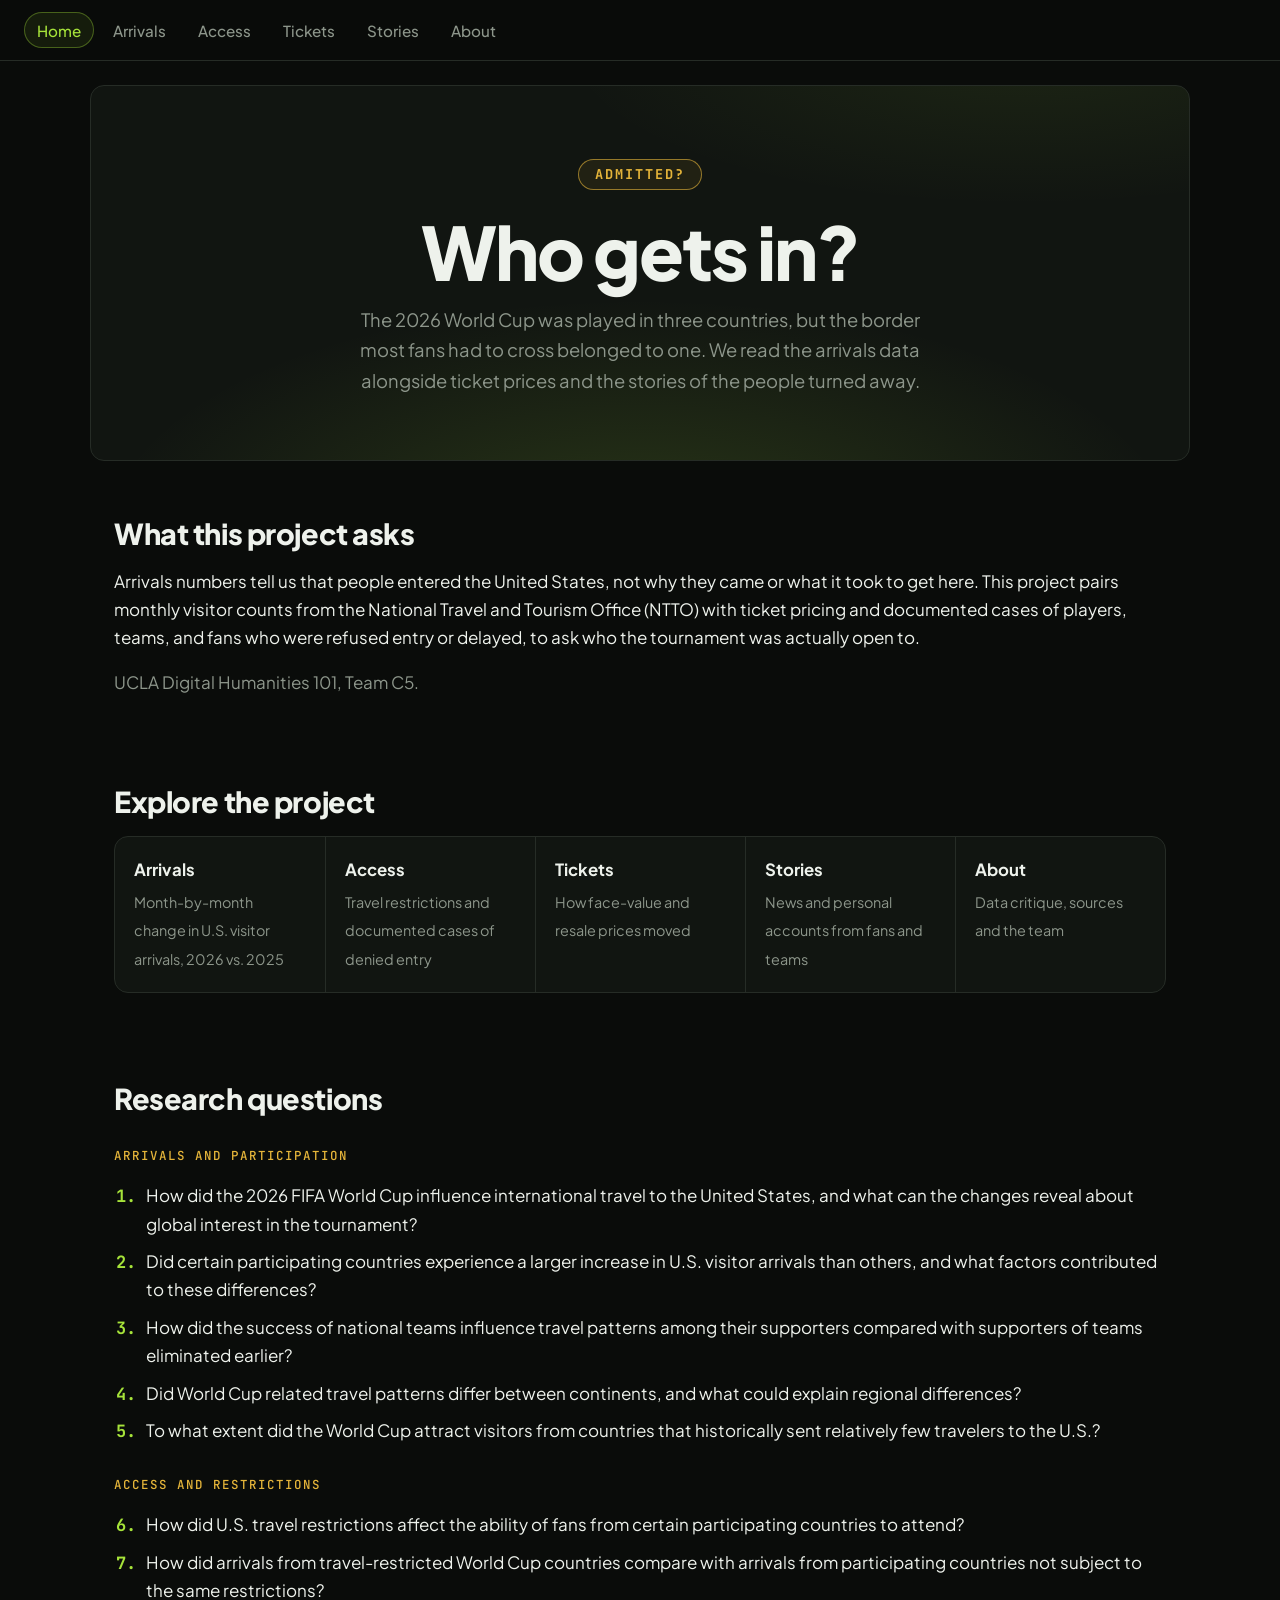
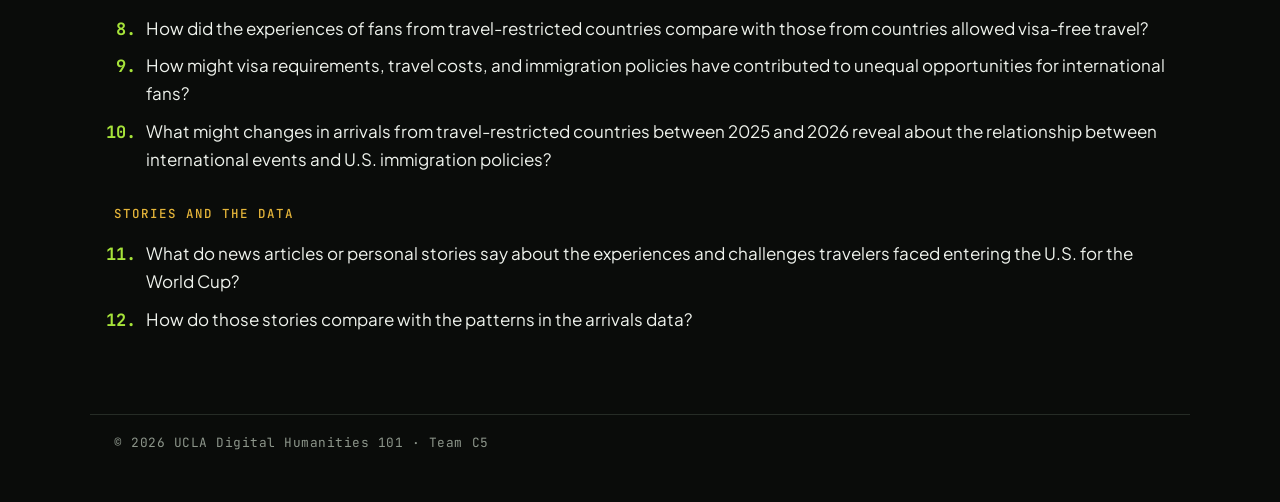
<file: index.html>
<!DOCTYPE html>
<html lang="en">
<head>
<meta charset="utf-8">
<meta name="viewport" content="width=device-width, initial-scale=1">
<title>Who Gets In? The 2026 World Cup at the U.S. Border | UCLA DH 101 Team C5</title>
<link rel="preconnect" href="https://fonts.googleapis.com">
<link rel="preconnect" href="https://fonts.gstatic.com" crossorigin>
<link href="https://fonts.googleapis.com/css2?family=Bricolage+Grotesque:wght@500;700;800&family=Source+Serif+4:ital,wght@0,400;0,600;1,400&display=swap" rel="stylesheet">
<link rel="stylesheet" href="css/style.css">
</head>
<body>
<nav aria-label="Main">
  <a href="index.html" aria-current="page">Home</a>
  <a href="arrivals.html">Arrivals</a>
  <a href="access.html">Access</a>
  <a href="tickets.html">Tickets</a>
  <a href="stories.html">Stories</a>
  <a href="about.html">About</a>
</nav>

<header class="hero" id="home">
  <div>
    <span class="stamp">ADMITTED?</span>
    <h1>Who gets in?</h1>
    <p>The 2026 World Cup was played in three countries, but the border most fans had to cross belonged to one. We read the arrivals data alongside ticket prices and the stories of the people turned away.</p>
  </div>
</header>

<main>
  <section id="overview">
    <h2>What this project asks</h2>
    <p>Arrivals numbers tell us that people entered the United States, not why they came or what it took to get here. This project pairs monthly visitor counts from the National Travel and Tourism Office (NTTO) with ticket pricing and documented cases of players, teams, and fans who were refused entry or delayed, to ask who the tournament was actually open to.</p>
    <p class="lede">UCLA Digital Humanities 101, Team C5.</p>
  </section>

  <section id="explore">
    <h2>Explore the project</h2>
    <ul class="explore">
      <li><a href="arrivals.html"><strong>Arrivals</strong><span>Month-by-month change in U.S. visitor arrivals, 2026 vs. 2025</span></a></li>
      <li><a href="access.html"><strong>Access</strong><span>Travel restrictions and documented cases of denied entry</span></a></li>
      <li><a href="tickets.html"><strong>Tickets</strong><span>How face-value and resale prices moved</span></a></li>
      <li><a href="stories.html"><strong>Stories</strong><span>News and personal accounts from fans and teams</span></a></li>
      <li><a href="about.html"><strong>About</strong><span>Data critique, sources and the team</span></a></li>
    </ul>
  </section>

  <section id="questions">
    <h2>Research questions</h2>
    <p class="group">Arrivals and participation</p>
    <ol class="rq">
      <li>How did the 2026 FIFA World Cup influence international travel to the United States, and what can the changes reveal about global interest in the tournament?</li>
      <li>Did certain participating countries experience a larger increase in U.S. visitor arrivals than others, and what factors contributed to these differences?</li>
      <li>How did the success of national teams influence travel patterns among their supporters compared with supporters of teams eliminated earlier?</li>
      <li>Did World Cup related travel patterns differ between continents, and what could explain regional differences?</li>
      <li>To what extent did the World Cup attract visitors from countries that historically sent relatively few travelers to the U.S.?</li>
    </ol>
    <p class="group">Access and restrictions</p>
    <ol class="rq" start="6">
      <li>How did U.S. travel restrictions affect the ability of fans from certain participating countries to attend?</li>
      <li>How did arrivals from travel-restricted World Cup countries compare with arrivals from participating countries not subject to the same restrictions?</li>
      <li>How did the experiences of fans from travel-restricted countries compare with those from countries allowed visa-free travel?</li>
      <li>How might visa requirements, travel costs, and immigration policies have contributed to unequal opportunities for international fans?</li>
      <li>What might changes in arrivals from travel-restricted countries between 2025 and 2026 reveal about the relationship between international events and U.S. immigration policies?</li>
    </ol>
    <p class="group">Stories and the data</p>
    <ol class="rq" start="11">
      <li>What do news articles or personal stories say about the experiences and challenges travelers faced entering the U.S. for the World Cup?</li>
      <li>How do those stories compare with the patterns in the arrivals data?</li>
    </ol>
  </section>
</main>

<footer>© 2026 UCLA Digital Humanities 101 · Team C5</footer>
</body>
</html>
</file>
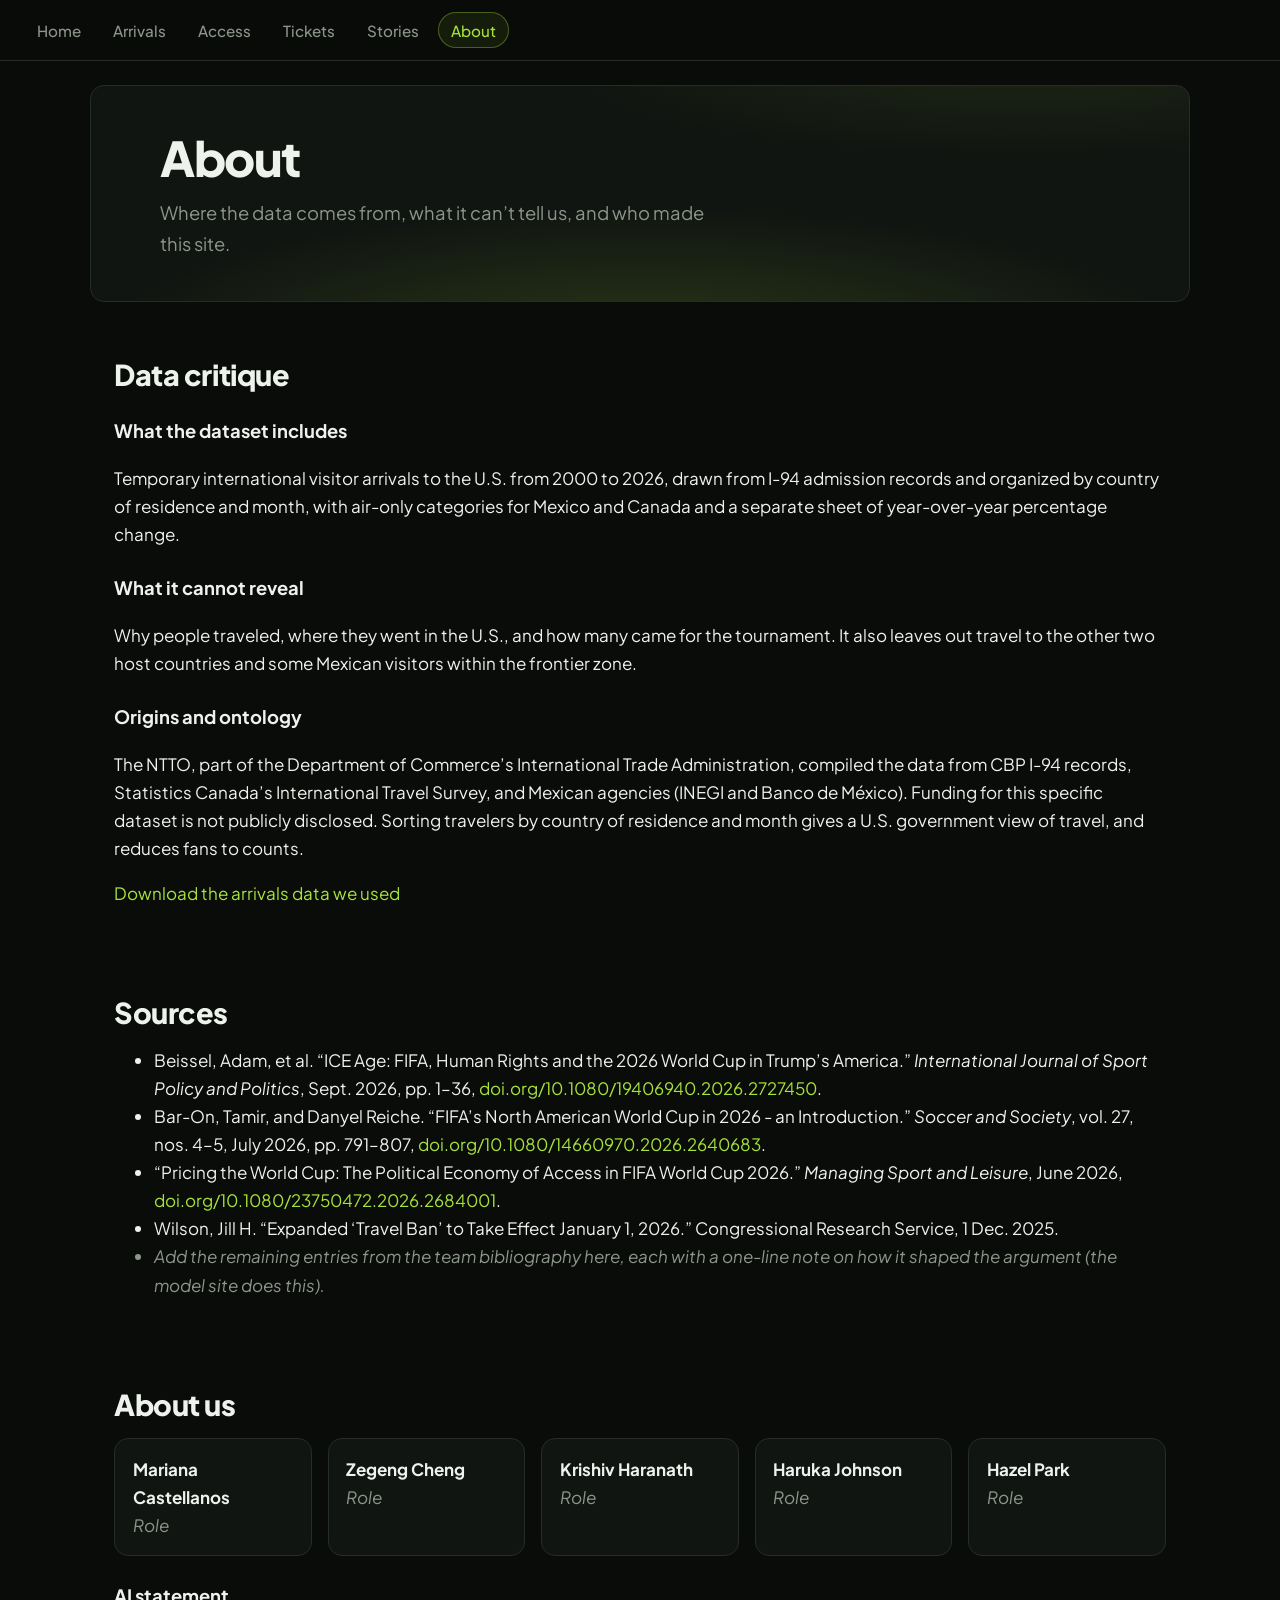
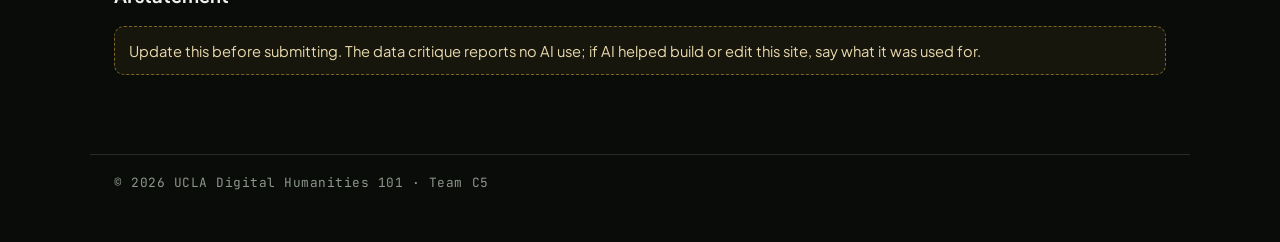
<file: about.html>
<!DOCTYPE html>
<html lang="en">
<head>
<meta charset="utf-8">
<meta name="viewport" content="width=device-width, initial-scale=1">
<title>About | Who Gets In? · UCLA DH 101 Team C5</title>
<link rel="preconnect" href="https://fonts.googleapis.com">
<link rel="preconnect" href="https://fonts.gstatic.com" crossorigin>
<link href="https://fonts.googleapis.com/css2?family=Bricolage+Grotesque:wght@500;700;800&family=Source+Serif+4:ital,wght@0,400;0,600;1,400&display=swap" rel="stylesheet">
<link rel="stylesheet" href="css/style.css">
</head>
<body>
<nav aria-label="Main">
  <a href="index.html">Home</a>
  <a href="arrivals.html">Arrivals</a>
  <a href="access.html">Access</a>
  <a href="tickets.html">Tickets</a>
  <a href="stories.html">Stories</a>
  <a href="about.html" aria-current="page">About</a>
</nav>

<header class="hero small">
  <div>
    <h1>About</h1>
    <p>Where the data comes from, what it can’t tell us, and who made this site.</p>
  </div>
</header>

<main>
  <section id="critique">
    <h2>Data critique</h2>
    <h3>What the dataset includes</h3>
    <p>Temporary international visitor arrivals to the U.S. from 2000 to 2026, drawn from I-94 admission records and organized by country of residence and month, with air-only categories for Mexico and Canada and a separate sheet of year-over-year percentage change.</p>
    <h3>What it cannot reveal</h3>
    <p>Why people traveled, where they went in the U.S., and how many came for the tournament. It also leaves out travel to the other two host countries and some Mexican visitors within the frontier zone.</p>
    <h3>Origins and ontology</h3>
    <p>The NTTO, part of the Department of Commerce’s International Trade Administration, compiled the data from CBP I-94 records, Statistics Canada’s International Travel Survey, and Mexican agencies (INEGI and Banco de México). Funding for this specific dataset is not publicly disclosed. Sorting travelers by country of residence and month gives a U.S. government view of travel, and reduces fans to counts.</p>
    <p><a href="data/arrivals.csv">Download the arrivals data we used</a></p>
  </section>

  <section id="sources">
    <h2>Sources</h2>
    <ul>
      <li>Beissel, Adam, et al. “ICE Age: FIFA, Human Rights and the 2026 World Cup in Trump’s America.” <em>International Journal of Sport Policy and Politics</em>, Sept. 2026, pp. 1–36, <a href="https://doi.org/10.1080/19406940.2026.2727450">doi.org/10.1080/19406940.2026.2727450</a>.</li>
      <li>Bar-On, Tamir, and Danyel Reiche. “FIFA’s North American World Cup in 2026 - an Introduction.” <em>Soccer and Society</em>, vol. 27, nos. 4–5, July 2026, pp. 791–807, <a href="https://doi.org/10.1080/14660970.2026.2640683">doi.org/10.1080/14660970.2026.2640683</a>.</li>
      <li>“Pricing the World Cup: The Political Economy of Access in FIFA World Cup 2026.” <em>Managing Sport and Leisure</em>, June 2026, <a href="https://doi.org/10.1080/23750472.2026.2684001">doi.org/10.1080/23750472.2026.2684001</a>.</li>
      <li>Wilson, Jill H. “Expanded ‘Travel Ban’ to Take Effect January 1, 2026.” Congressional Research Service, 1 Dec. 2025.</li>
      <li class="empty">Add the remaining entries from the team bibliography here, each with a one-line note on how it shaped the argument (the model site does this).</li>
    </ul>
  </section>

  <section id="about">
    <h2>About us</h2>
    <ul class="people">
      <li><strong>Mariana Castellanos</strong><br><span class="empty">Role</span></li>
      <li><strong>Zegeng Cheng</strong><br><span class="empty">Role</span></li>
      <li><strong>Krishiv Haranath</strong><br><span class="empty">Role</span></li>
      <li><strong>Haruka Johnson</strong><br><span class="empty">Role</span></li>
      <li><strong>Hazel Park</strong><br><span class="empty">Role</span></li>
    </ul>
    <h3>AI statement</h3>
    <p class="todo">Update this before submitting. The data critique reports no AI use; if AI helped build or edit this site, say what it was used for.</p>
  </section>
</main>

<footer>© 2026 UCLA Digital Humanities 101 · Team C5</footer>
</body>
</html>
</file>
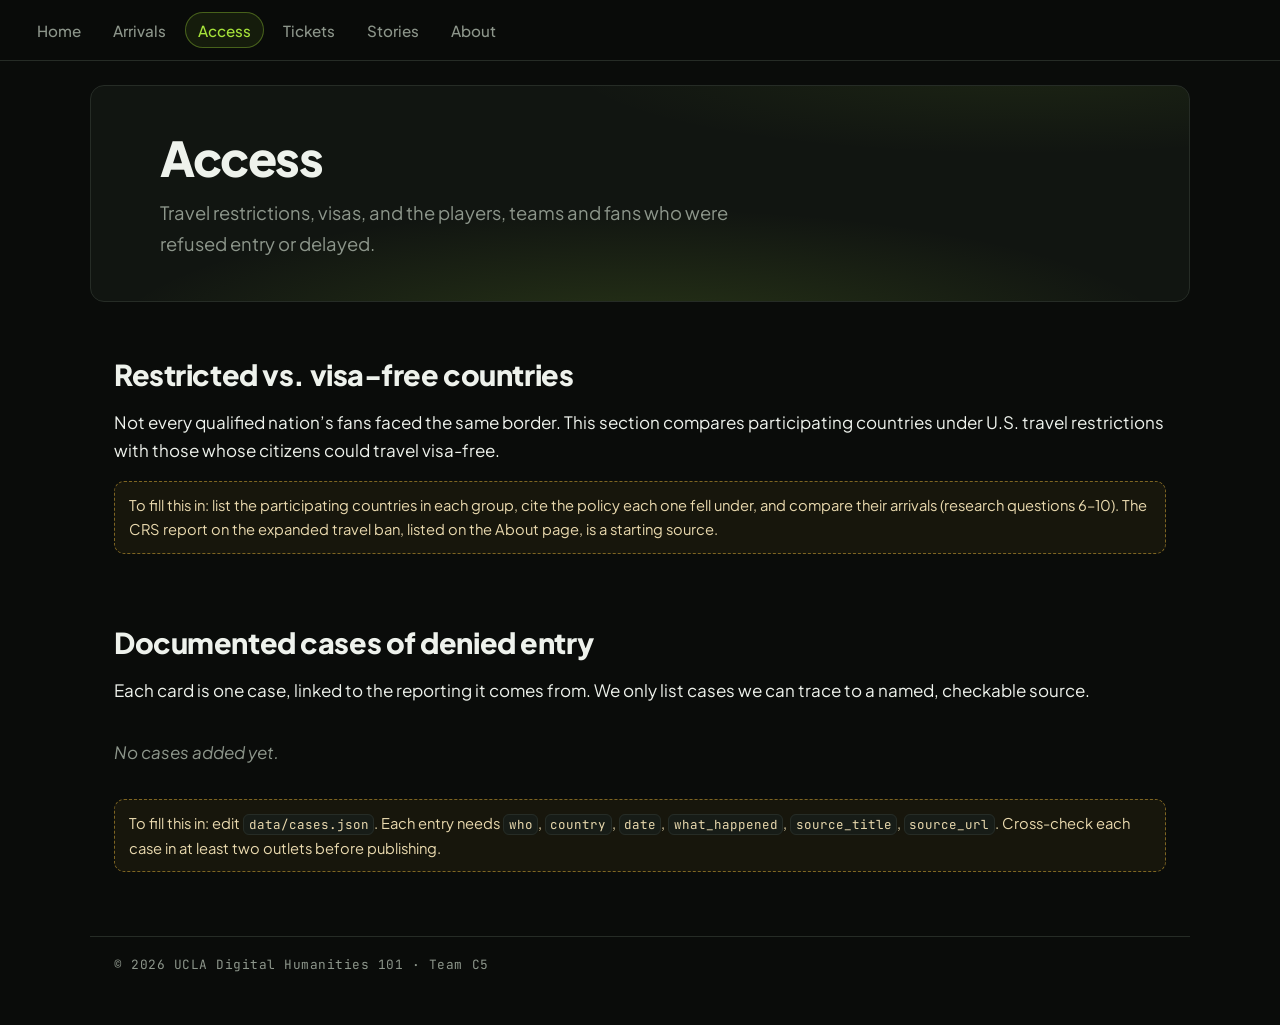
<file: access.html>
<!DOCTYPE html>
<html lang="en">
<head>
<meta charset="utf-8">
<meta name="viewport" content="width=device-width, initial-scale=1">
<title>Access | Who Gets In? · UCLA DH 101 Team C5</title>
<link rel="preconnect" href="https://fonts.googleapis.com">
<link rel="preconnect" href="https://fonts.gstatic.com" crossorigin>
<link href="https://fonts.googleapis.com/css2?family=Bricolage+Grotesque:wght@500;700;800&family=Source+Serif+4:ital,wght@0,400;0,600;1,400&display=swap" rel="stylesheet">
<link rel="stylesheet" href="css/style.css">
</head>
<body>
<nav aria-label="Main">
  <a href="index.html">Home</a>
  <a href="arrivals.html">Arrivals</a>
  <a href="access.html" aria-current="page">Access</a>
  <a href="tickets.html">Tickets</a>
  <a href="stories.html">Stories</a>
  <a href="about.html">About</a>
</nav>

<header class="hero small">
  <div>
    <h1>Access</h1>
    <p>Travel restrictions, visas, and the players, teams and fans who were refused entry or delayed.</p>
  </div>
</header>

<main>
  <section id="restrictions">
    <h2>Restricted vs. visa-free countries</h2>
    <p>Not every qualified nation’s fans faced the same border. This section compares participating countries under U.S. travel restrictions with those whose citizens could travel visa-free.</p>
    <div class="todo">To fill this in: list the participating countries in each group, cite the policy each one fell under, and compare their arrivals (research questions 6–10). The CRS report on the expanded travel ban, listed on the About page, is a starting source.</div>
  </section>

  <section id="cases">
    <h2>Documented cases of denied entry</h2>
    <p>Each card is one case, linked to the reporting it comes from. We only list cases we can trace to a named, checkable source.</p>
    <div class="cases" id="caseList"></div>
    <div class="todo" style="margin-top:1rem">To fill this in: edit <code>data/cases.json</code>. Each entry needs <code>who</code>, <code>country</code>, <code>date</code>, <code>what_happened</code>, <code>source_title</code>, <code>source_url</code>. Cross-check each case in at least two outlets before publishing.</div>
  </section>
</main>

<footer>© 2026 UCLA Digital Humanities 101 · Team C5</footer>

<script src="js/common.js"></script>
<script src="js/cases.js"></script>
</body>
</html>
</file>
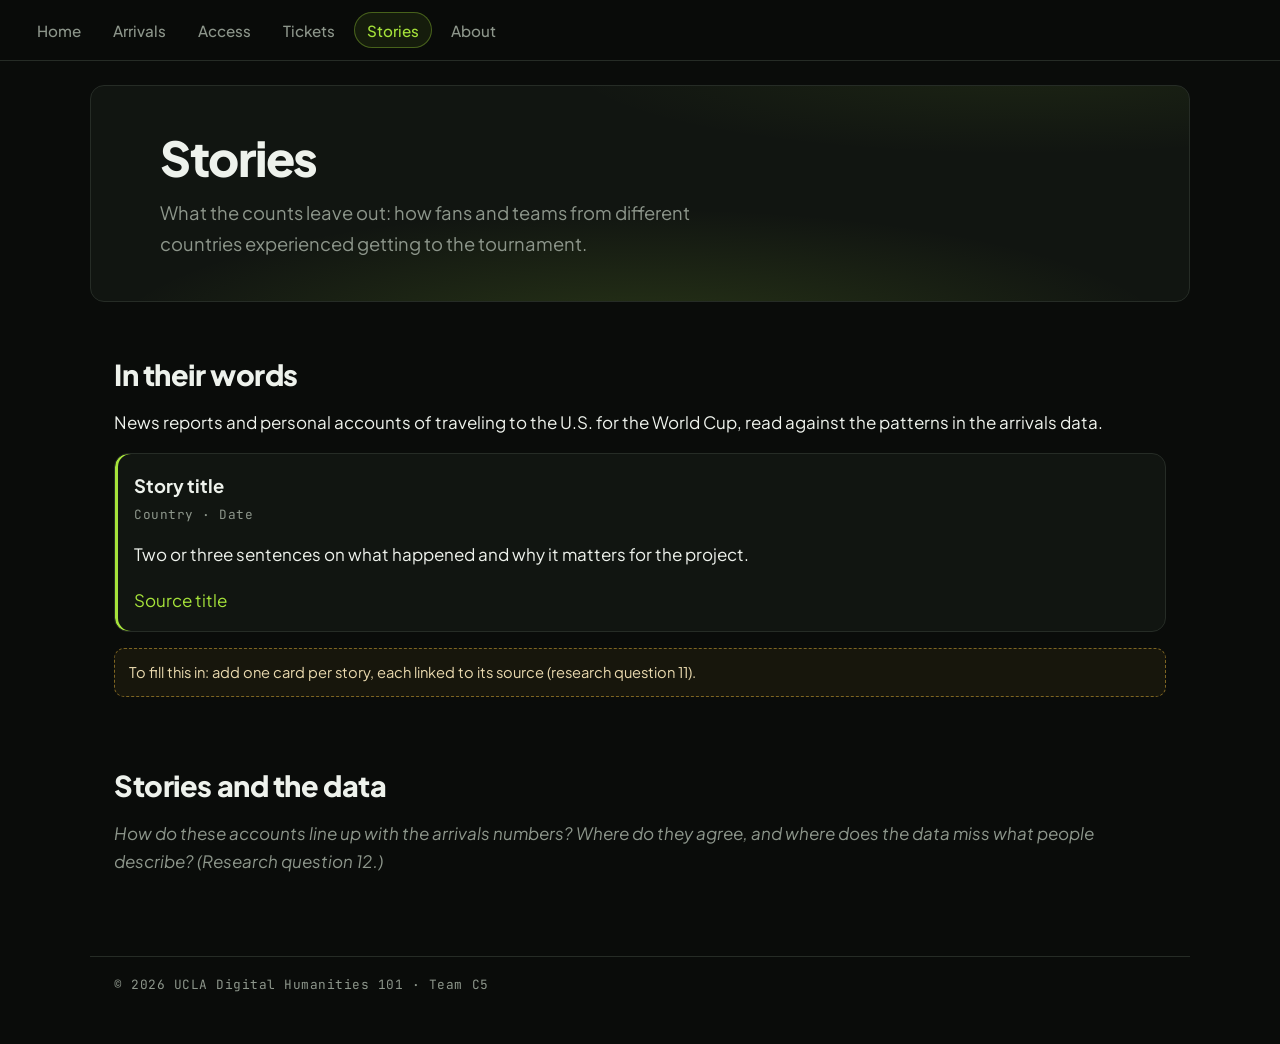
<file: stories.html>
<!DOCTYPE html>
<html lang="en">
<head>
<meta charset="utf-8">
<meta name="viewport" content="width=device-width, initial-scale=1">
<title>Stories | Who Gets In? · UCLA DH 101 Team C5</title>
<link rel="preconnect" href="https://fonts.googleapis.com">
<link rel="preconnect" href="https://fonts.gstatic.com" crossorigin>
<link href="https://fonts.googleapis.com/css2?family=Bricolage+Grotesque:wght@500;700;800&family=Source+Serif+4:ital,wght@0,400;0,600;1,400&display=swap" rel="stylesheet">
<link rel="stylesheet" href="css/style.css">
</head>
<body>
<nav aria-label="Main">
  <a href="index.html">Home</a>
  <a href="arrivals.html">Arrivals</a>
  <a href="access.html">Access</a>
  <a href="tickets.html">Tickets</a>
  <a href="stories.html" aria-current="page">Stories</a>
  <a href="about.html">About</a>
</nav>

<header class="hero small">
  <div>
    <h1>Stories</h1>
    <p>What the counts leave out: how fans and teams from different countries experienced getting to the tournament.</p>
  </div>
</header>

<main>
  <section id="stories">
    <h2>In their words</h2>
    <p>News reports and personal accounts of traveling to the U.S. for the World Cup, read against the patterns in the arrivals data.</p>

    <div class="cases">
      <!-- Copy this card once per story. Delete this example when you add the first real one. -->
      <article class="case story">
        <h3>Story title</h3>
        <div class="meta">Country · Date</div>
        <p>Two or three sentences on what happened and why it matters for the project.</p>
        <a href="https://example.com">Source title</a>
      </article>
    </div>

    <div class="todo" style="margin-top:1rem">To fill this in: add one card per story, each linked to its source (research question 11).</div>
  </section>

  <section id="compare">
    <h2>Stories and the data</h2>
    <p class="empty">How do these accounts line up with the arrivals numbers? Where do they agree, and where does the data miss what people describe? (Research question 12.)</p>
  </section>
</main>

<footer>© 2026 UCLA Digital Humanities 101 · Team C5</footer>
</body>
</html>
</file>
<file: css/style.css>
/* ==========================================================
   Who Gets In? — shared stylesheet for every page
   Dark "match centre" theme: near-black, lime accent, gold labels
   Owner: one person. Need a change? Open a GitHub Issue.
   ========================================================== */

/* Fonts load here, so the pages don't need to change */
@import url("https://fonts.googleapis.com/css2?family=Plus+Jakarta+Sans:wght@400;500;700;800&family=JetBrains+Mono:wght@400;500;700&display=swap");

/* ---------- Colors (change these to re-theme the whole site) ---------- */
:root{
  --bg:#0a0c0a;        /* page background */
  --surface:#111511;   /* cards */
  --surface-2:#171c17; /* card hover, inputs */
  --line:#262c26;      /* borders */
  --text:#eef2ec;      /* main text */
  --muted:#8d968b;     /* secondary text */
  --lime:#a6e33a;      /* accent: links, numbers, current page */
  --gold:#e5b53a;      /* small uppercase labels, to-do boxes */
  --red:#e5484d;       /* denied-entry cases */
  --radius:14px;
  --sans:"Plus Jakarta Sans","Helvetica Neue",Arial,sans-serif;
  --mono:"JetBrains Mono",ui-monospace,Menlo,monospace;
}

/* ---------- Base ---------- */
*{box-sizing:border-box}
html{scroll-behavior:smooth}
body{margin:0;background:var(--bg);color:var(--text);font:17px/1.65 var(--sans)}
h1,h2,h3,nav{font-family:var(--sans)}
h2{font-size:1.8rem;font-weight:800;letter-spacing:-.015em;margin:0 0 1rem;line-height:1.15}
h3{font-size:1.15rem;font-weight:700;margin:1.6rem 0 .4rem}
a{color:var(--lime);text-decoration:none}
a:hover{text-decoration:underline}
a:focus-visible,button:focus-visible,input:focus-visible{outline:2px solid var(--lime);outline-offset:3px}
code{font-family:var(--mono);font-size:.85em;background:var(--surface-2);border:1px solid var(--line);border-radius:6px;padding:.05em .35em}
.lede{color:var(--muted)}
.empty{color:var(--muted);font-style:italic}
.sr{position:absolute;left:-9999px}

/* ---------- Nav bar ---------- */
nav{position:sticky;top:0;z-index:1000;display:flex;gap:.4rem;flex-wrap:wrap;align-items:center;
    padding:.75rem 1.5rem;background:rgba(10,12,10,.85);backdrop-filter:blur(10px);border-bottom:1px solid var(--line)}
nav a{color:var(--muted);font-weight:500;font-size:.95rem;padding:.35rem .8rem;border-radius:999px}
nav a:hover{color:var(--text);text-decoration:none;background:var(--surface-2)}
nav a[aria-current="page"]{color:var(--lime);background:rgba(166,227,58,.08);box-shadow:inset 0 0 0 1px rgba(166,227,58,.35)}

/* ---------- Banner (a dark card with a green stadium glow) ---------- */
.hero{position:relative;overflow:hidden;max-width:1100px;margin:1.5rem auto 0;padding:4.5rem 2rem 4rem;
      border:1px solid var(--line);border-radius:var(--radius);color:var(--text);text-align:center;
      background:radial-gradient(ellipse 70% 90% at 50% 120%,rgba(166,227,58,.16),transparent 70%),
                 radial-gradient(ellipse 60% 60% at 85% -10%,rgba(166,227,58,.08),transparent 70%),var(--surface)}
.hero>div{max-width:760px;margin:0 auto}
.hero h1{font-size:clamp(2.6rem,7vw,4.6rem);line-height:1;margin:0 0 1rem;font-weight:800;letter-spacing:-.03em;color:var(--text)}
.hero p{max-width:36rem;margin:0 auto;font-size:1.15rem;color:var(--muted)}
.hero.small{padding:3rem 2rem 2.6rem;text-align:left}
.hero.small>div{max-width:960px}
.hero.small h1{font-size:clamp(2rem,5vw,3rem)}
.hero.small p{margin:0}
/* "ADMITTED?" becomes a gold badge */
.stamp{display:inline-block;margin-bottom:1.6rem;padding:.35rem 1rem;border:1px solid rgba(229,181,58,.6);border-radius:999px;
       background:rgba(229,181,58,.08);color:var(--gold);font:700 .85rem var(--mono);letter-spacing:.14em}

/* ---------- Page sections ---------- */
section{max-width:1100px;margin:0 auto;padding:3.5rem 1.5rem 1rem}
.panel{background:var(--surface);border:1px solid var(--line);border-radius:var(--radius);padding:1.2rem;margin:1.2rem 0}
.todo{background:rgba(229,181,58,.06);border:1px dashed rgba(229,181,58,.5);border-radius:10px;padding:.7rem .9rem;font-size:.92rem;color:#e9d9ae}

/* ---------- Home: research questions + page links ---------- */
/* Gold, spaced-out monospace labels, like "2026 GOLDEN BOOT" */
.group{font:500 .78rem var(--mono);letter-spacing:.16em;text-transform:uppercase;color:var(--gold);margin:2rem 0 .4rem}
ol.rq{padding-left:2rem}
ol.rq li{margin:.6rem 0}
ol.rq li::marker{font-family:var(--mono);color:var(--lime);font-weight:700}
.explore{display:grid;grid-template-columns:repeat(auto-fit,minmax(200px,1fr));gap:0;padding:0;list-style:none;
         border:1px solid var(--line);border-radius:var(--radius);overflow:hidden;background:var(--surface)}
.explore li+li{border-left:1px solid var(--line)}
.explore a{display:block;height:100%;padding:1.2rem 1.2rem 1.3rem;color:var(--text);transition:background .15s}
.explore a:hover{background:var(--surface-2);text-decoration:none}
.explore strong{display:block;font-size:1.05rem;margin-bottom:.25rem}
.explore a:hover strong{color:var(--lime)}
.explore span{font-size:.9rem;color:var(--muted)}

/* ---------- Arrivals: map ---------- */
#map{height:460px;border:1px solid var(--line);border-radius:var(--radius);background:#0e130f}
.controls{display:flex;align-items:center;gap:1rem;flex-wrap:wrap;margin:.8rem 0;font-family:var(--mono);font-size:.9rem}
.controls input[type=range]{flex:1;min-width:200px;accent-color:var(--lime)}
.legend{font:.8rem var(--mono);background:var(--surface);color:var(--text);border:1px solid var(--line);border-radius:10px;padding:.6rem .8rem;line-height:1.6}
.legend i{display:inline-block;width:12px;height:12px;border-radius:3px;margin-right:6px;vertical-align:middle}
.leaflet-tooltip{background:var(--surface);color:var(--text);border:1px solid var(--line);font-family:var(--sans)}

/* ---------- Access + Stories: cards ---------- */
.cases{display:grid;grid-template-columns:repeat(auto-fit,minmax(260px,1fr));gap:1rem}
.case{background:var(--surface);border:1px solid var(--line);border-radius:var(--radius);padding:1.1rem 1.2rem;
      box-shadow:inset 3px 0 0 var(--red)}
.case h3{margin:0 0 .3rem}
.case .meta{font:.8rem var(--mono);letter-spacing:.04em;color:var(--muted);margin-bottom:.4rem}
.case.story{box-shadow:inset 3px 0 0 var(--lime)}

/* ---------- About: team ---------- */
.people{display:grid;grid-template-columns:repeat(auto-fit,minmax(170px,1fr));gap:1rem;padding:0;list-style:none}
.people li{background:var(--surface);border:1px solid var(--line);border-radius:var(--radius);padding:1rem 1.1rem}

/* ---------- Footer ---------- */
footer{max-width:1100px;margin:3rem auto 2rem;padding:1.2rem 1.5rem;border-top:1px solid var(--line);color:var(--muted);font:.8rem var(--mono);letter-spacing:.04em}

@media (prefers-reduced-motion:reduce){html{scroll-behavior:auto}}
@media (max-width:640px){.hero{margin:1rem 1rem 0;padding:3rem 1.25rem}.explore li+li{border-left:0;border-top:1px solid var(--line)}}
</file>
